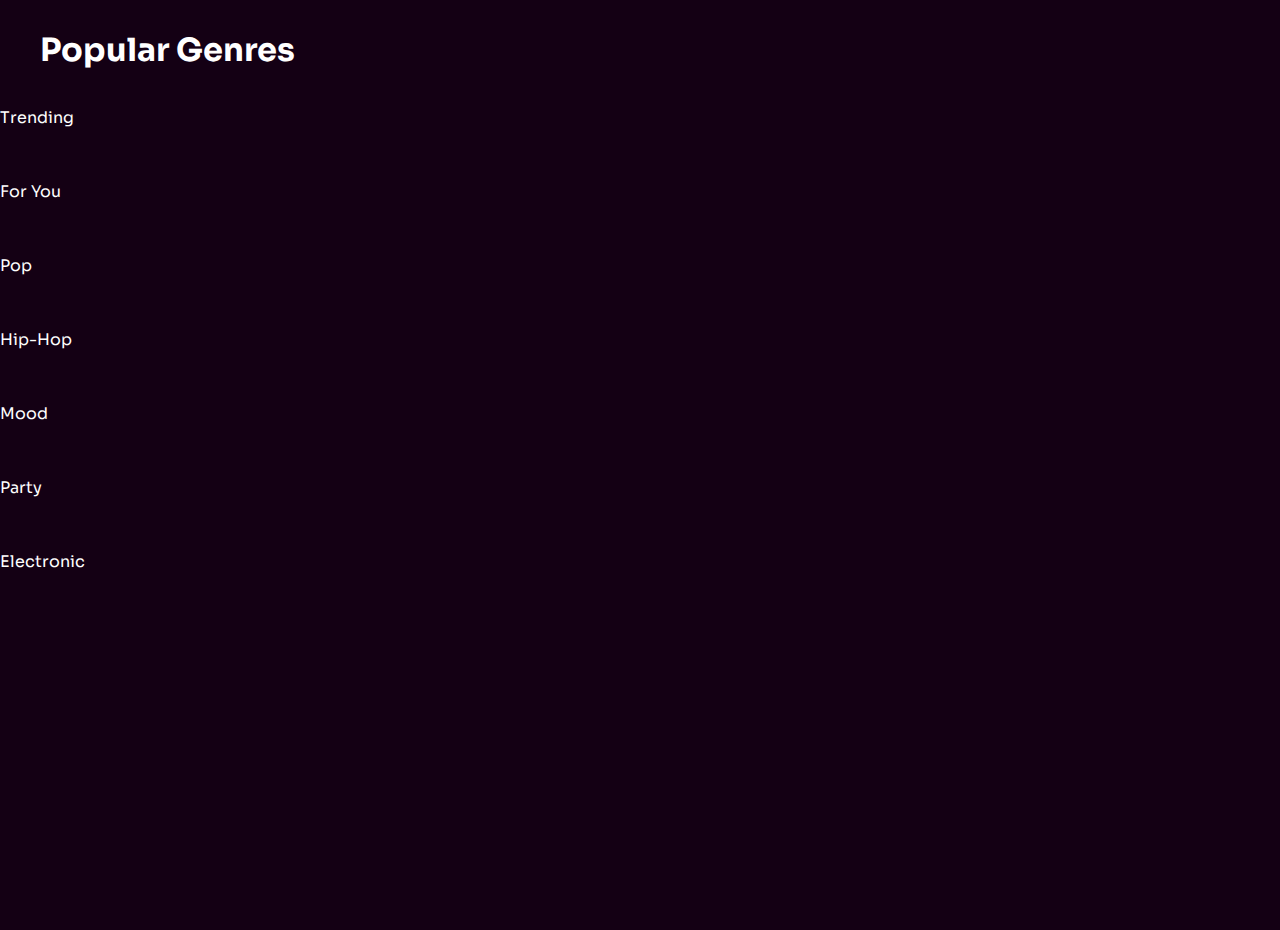
<file: genres.html>
<!DOCTYPE html>
<html lang="en">
    <head>
        <meta charset="UTF-8">
        <meta name="viewport" content="width=device-width, initial-scale=1.0">
        <title>Music Genres</title>
        <link rel="stylesheet" href="genres.css">
        <link rel="preconnect" href="https://fonts.googleapis.com">
        <link rel="preconnect" href="https://fonts.gstatic.com" crossorigin>
        <link href="https://fonts.googleapis.com/css2?family=Sora:wght@300;400;500;700;800&family=Varela+Round&display=swap" rel="stylesheet">
    </head>
    <body>
        <h1>Popular Genres</h1>
        <div class="container">
            <a href="songslist.html">
                <div class="genre" id="Trending">
                    <p>Trending</p>
                </div>
            </a>
            
            <a href="songslist.html">
                <div class="genre" id="For-You">
                    <p>For You</p>
                </div>
            </a>
            
            <a href="songslist.html">
                <div class="genre" id="Pop">
                    <p>Pop</p>
                </div>
            </a>
            
            <a href="songslist.html">
                <div class="genre" id="Hip-Hop">
                    <p>Hip-Hop</p>
                </div>
            </a>
            
            <a href="songslist.html">
                <div class="genre" id="Mood">
                    <p>Mood</p>
                </div>
            </a>
            
            <a href="songslist.html">
                <div class="genre" id="Party">
                    <p>Party</p>
                </div>
            </a>
            
            <a href="songslist.html">
                <div class="genre" id="Electronic">
                    <p>Electronic</p>
                </div>
            </a>
            

        </div>
    </body>
</html>
</file>
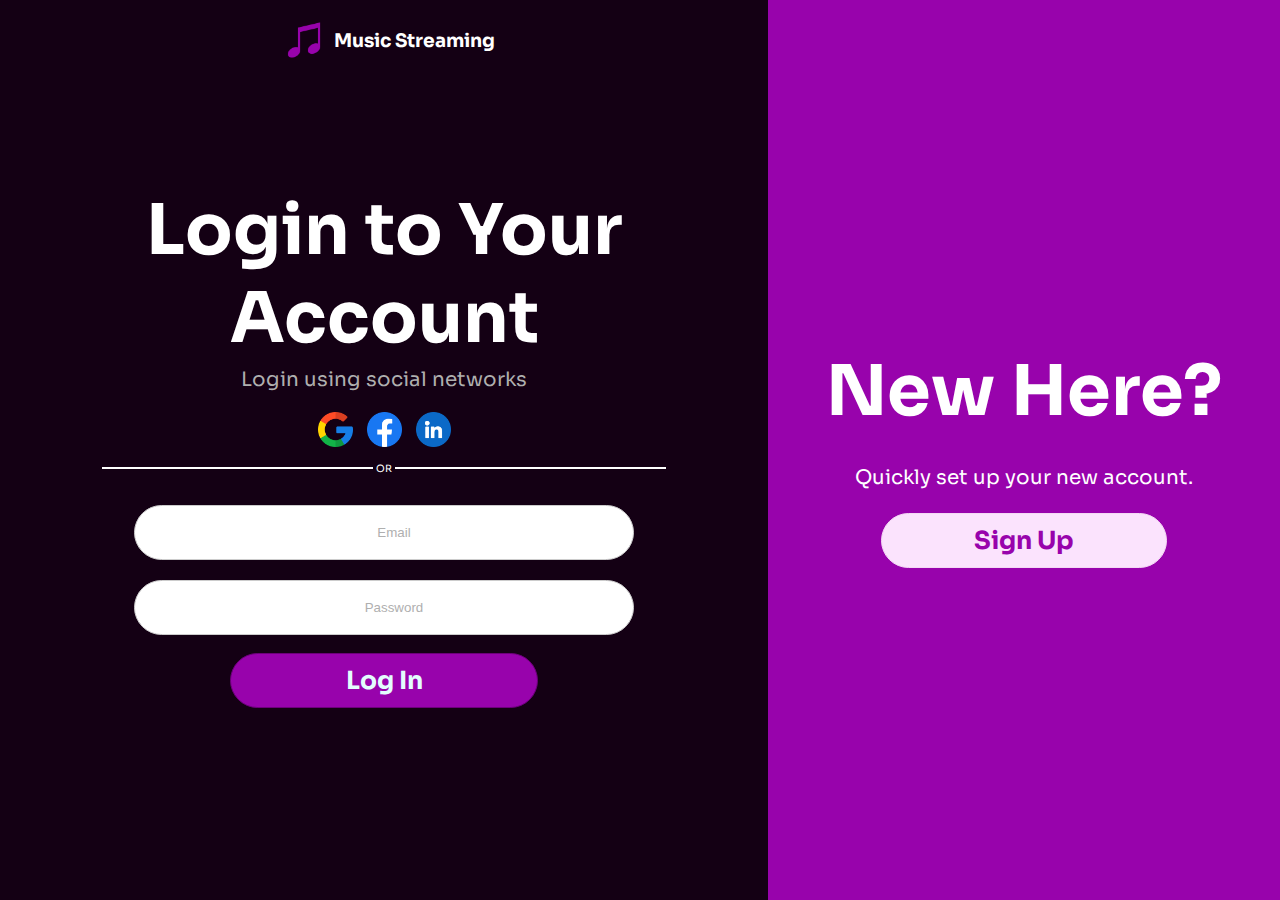
<file: loginpage.html>
<html lang="en">
    <head>
        <title>Login page</title>
        <meta charset="UTF-8">
        <meta name="viewport" content="width=device-width, initial-scale=1.0">
        <link rel="stylesheet" href="loginstyle.css">
        <link rel="preconnect" href="https://fonts.googleapis.com">
        <link rel="preconnect" href="https://fonts.gstatic.com" crossorigin>
        <link href="https://fonts.googleapis.com/css2?family=Sora:wght@300;400;500;700;800&family=Varela+Round&display=swap" rel="stylesheet">
    </head>
    <body>
        <div class="container">
            <div class="loginBlock">
                <div class="topLogin">
                    <img src="Logot/PurpleLogo.png" alt="Logo" class="logo">
                    <h3>Music Streaming</h3>
                </div>

                <div class="mainLogin">
                    <h1>Login to Your Account</h1>
                    <p>Login using social networks</p>

                    <div class="socialMediaIcons">
                        <a href=""><img src="Logot/google.png" alt="Google"></a>
                        <a href=""><img src="Logot/facebook.png" alt="Facebook"></a>
                        <a href=""><img src="Logot/linkedin.png" alt="LinkedIn"></a>
                    </div>
                    <div class="hrBreak">
                        <hr>
                        <p>OR</p>
                        <hr>
                    </div>

                    <div class="loginForm">
                        <input type="text" id="email" placeholder="Email">
                        <input type="password" id="password" placeholder="Password">
                        <a href="homepage.html"><button>Log In</button></a>
                    </div>
                </div>
                
            </div>

            <div class="signUpBlock">
                <div class="signUpMain">
                    <h1>New Here?</h1>
                    <p>Quickly set up your new account.</p>
                    <a href="signuppage.html"><button>Sign Up</button></a>
                </div>
            </div>
        </div>
        
    </body>
</html>
</file>
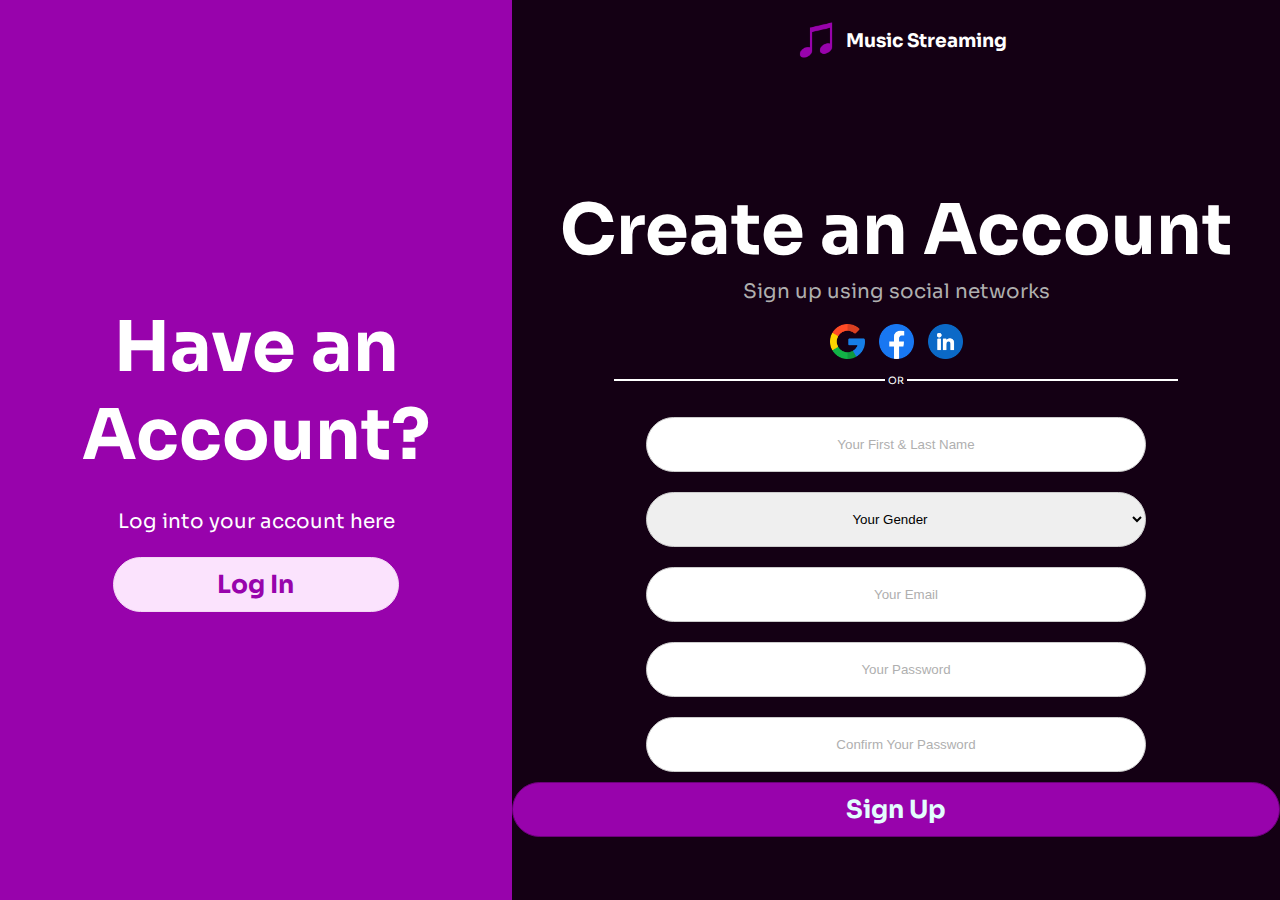
<file: signuppage.html>
<html>
    <head>
        <title>SignUp Page</title>
        <link rel="stylesheet" href="signupstyle.css">
        <link rel="preconnect" href="https://fonts.googleapis.com">
        <link rel="preconnect" href="https://fonts.gstatic.com" crossorigin>
        <link href="https://fonts.googleapis.com/css2?family=Sora:wght@300;400;500;700;800&family=Varela+Round&display=swap" rel="stylesheet">
    </head>

    <body>
        <div class="container">
            <div class="loginBlock">
                <div class="loginMain">
                    <h1>Have an Account?</h1>
                    <p>Log into your account here</p>
                    <a href="loginpage.html"><button>Log In</button></a>
                </div>
            </div>


            <div class="signUpBlock">
                <div class="topSignUp">
                    <img src="Logot/PurpleLogo.png" alt="Logo" class="logo">
                    <h3>Music Streaming</h3>
                </div>

                <div class="mainSignUp">
                    <h1>Create an Account</h1>
                    <p>Sign up using social networks</p>

                    <div class="socialMediaIcons">
                        <a href=""><img src="Logot/google.png" alt="Google"></a>
                        <a href=""><img src="Logot/facebook.png" alt="Facebook"></a>
                        <a href=""><img src="Logot/linkedin.png" alt="LinkedIn"></a>
                    </div> 

                    <div class="hrBreak">
                        <hr>
                        <p>OR</p>
                        <hr>
                    </div>

                    <form class="signUpForm" onsubmit="return validateForm()">
                        <input type="text" id="name" placeholder="Your First & Last Name" required>
                        <select required>
                            <option value="" disabled selected>Your Gender</option>
                            <option value="option1">Male</option>
                            <option value="option2">Female</option>
                        </select>
                        <input type="text" id="email" placeholder="Your Email" required>
                        <input type="password" id="password" placeholder="Your Password" required>
                        <input type="password" id="passwordConfirm" placeholder="Confirm Your Password" required>
                        <button type="submit">Sign Up</button>
                    </form>
                </div>
            </div>
        </div>
        <script src="script.js"></script>

    </body>
</html>
</file>
<file: genres.css>
html, body {
    padding: 0;
    margin: 0;
    font-family: 'Sora', sans-serif;
    height: 100%;
    background-color: #140014;
}

h1 {
    color: white;
    margin: 30px 0 0px 40px;
}


.genres-container {
    display: flex;
    flex-direction: row;
    flex-wrap: wrap;
    justify-content: flex-start;
    align-content: flex-start;
    color: white;
    height: 100%;
    margin: 0;
    padding: 20px;
}

a {
    text-decoration: none;
    color: white;
    width: 225px;
    height: 225px;
    padding: 0;
    margin: 15px;
}

.genres-genre {
    display: flex;
    flex-direction: column;
    background-color: #837f83;
    width: 100%;
    height: 100%;
    border-radius: 10px;
}

.genres-genre p {
    padding-left: 7%;
    padding-top: 2%;
    font-size: 25px;
    font-weight: 600;
    margin: 20px 0 0 0;
}

#genres-Trending {
    background-color: rgb(253, 4, 25);
}
#genres-For-You {
    background-color: rgb(22, 194, 6);
}
#genres-Pop {
    background-color: rgb(4, 162, 253);
}
#genres-Hip-Hop {
    background-color: rgb(255, 102, 0)
}
#genres-Mood {
    background-color: rgb(52, 9, 102);
}
#genres-Party {
    background-color: rgb(255, 105, 175)
}
#genres-Electronic {
    background-color: magenta;
}
</file>
<file: loginstyle.css>
body, html{
    margin: 0;
    padding: 0;
    height: auto;
    /* font-family: 'Varela Round', sans-serif;  More playful Font*/ 
    font-family: 'Sora', sans-serif; /*Harsher font*/
}

@media (max-width: 1000px) {
    .container {
        display: flex;
        flex-direction: column;
        height: auto;
        width: 100%;
    }

    .container .loginBlock {
        width: 100%;
        height: 100%;
    }
    .container .signUpBlock {
        width: 100%;
        height: 100%;
        padding: 30% 0;
        
    }
}
.container {
    display: flex;
    height: 100%;
    padding:0;
    margin:0;
}
.loginBlock {
    background: #140014;
    width: 60%;
    height: auto;
    text-align: center;
    padding: 0;
    margin: 0;
}

.topLogin {
    display: flex;
    justify-content: center;
    margin-top: 10px
}

.mainLogin {
    margin-top: 15%;
    margin-bottom: 30%;
}
.mainLogin p {
    margin-top: 5px;
    margin-bottom: 20px;
    color:rgb(175, 175, 175);
    font-size: 20px;
}

h1 {
    font-size: 70px;
}

.mainLogin h1 {
    color: white;
    margin: 0;
}

.topLogin h3 {
    color: white;
}

.hrBreak {
    margin-top: 10px;
    display: flex;
    justify-content: center;
    align-items: center;
}

.hrBreak hr {
    height: 0px;
    width: 35%;
    margin: 0 3px;
    border: 0.5px solid #ffffff;
}
.hrBreak p {
    margin: 0;
    color: #ffffff;
    font-size: 10px;
}

.loginForm {
    display: flex;
    flex-direction: column;
    align-items: center;
    margin: 20px 0px;
}

.loginForm input {
    width: 65%;
    height: 55px;
    margin: 10px;
    border: solid 1px #ccc;
    border-radius: 30px;
    text-align: center;
}

.loginForm button {
    width: 100%;
    height: 55px;
    border: solid 1px #6c007a;
    border-radius: 30px;
    background-color: #9803ac;
    color: #E3FDFD;
    font-size: 25px;
    font-weight: bold;
    font-family: 'Sora', sans-serif;
}

.loginForm button:hover {
    width: 100%;
    height: 55px;
    border: solid 1px #6c007a;
    border-radius: 30px;
    background-color: white;
    color: #9803ac;
    font-size: 25px;
    font-weight: bold;
    font-family: 'Sora', sans-serif;
}

#email::placeholder {
    color: #afafaf;
    font-style: bold;
    text-align: center;
    padding-left: 20px;
}
#password::placeholder {
    color: #afafaf;
    font-style: bold;
    text-align: center;
    padding-left: 20px;
}

.logo {
    width:40px;
    height: 40px;
    padding: 10px;
}
.socialMediaIcons img {
    width: 35px;
    margin: 0;
    padding: 0 5px;
}

.signUpBlock {
    background-color: #9803ac;
    width: 40%;
    display:flex;
    justify-content: center;
    align-items: center;
    padding:0;
    margin:0;
    height: auto;
}
.signUpMain {
    display: flex;
    flex-direction: column;
    justify-content: center;
    align-items: center;
    text-align: center;
    width: 80%
}
.signUpMain h1 {
    color: #ffffff;
    margin: 15px 0;
}
.signUpMain p {
    color: #ffffff;
    font-size: 20px;
    margin: 15px 0;
}

.signupMain button {
    width: 100%;
    height: 55px;
    border: solid 1px #f4d8f5;
    border-radius: 30px;
    background-color: #fbe3fd;
    color: #9803ac;
    font-size: 25px;
    font-weight: bold;
    font-family: 'Sora', sans-serif;
}

.signupMain button:hover {
    width: 100%;
    height: 55px;
    border: solid 1px #f4d8f5;
    border-radius: 30px;
    background-color: #9803ac;
    color: white;
    font-size: 25px;
    font-weight: bold;
    font-family: 'Sora', sans-serif;
}

.loginForm a{
    margin-top: 8px;
    padding: 0;
    width: 40%;
    border-radius: 30px;
}

.signUpMain a{
    margin-top: 8px;
    padding: 0;
    width: 70%;
    border-radius: 30px;
}
</file>
<file: signupstyle.css>
body, html {
    margin: 0;
    padding: 0;
    height: 100%;
    font-family: 'Sora', sans-serif;
}

@media (max-width: 1000px) {
    .container {
        display: flex;
        flex-direction: column;
        height: auto;
        width: 100%;
    }

    .container .loginBlock {
        width: 100%;
        height: auto;
        order: 2;
        padding: 30% 0;
    }
    .container .signUpBlock {
        width: 100%;
        height: auto;
    }
}

h1 {
    font-size: 70px;
}

.container {
    display: flex;
    height: 100%;
    padding: 0;
    margin: 0;
}

.loginBlock {
    background-color: #9803ac;
    width: 40%;
    height: auto;
    padding: 0;
    margin: 0;
}

.signUpBlock {
    background-color: #140014;
    width:60%;
    text-align: center;
    padding: 0;
    margin: 0;
    height: auto;
}

.topSignUp {
    display:flex;
    justify-content: center;
    margin-top: 10px;
}

.logo {
    width: 40px;
    height: 40px;
    padding: 10px;
}

.topSignUp h3 {
    color: white;
}


.mainSignUp { /* SUBJECT TO CHANGE*/
    margin-top: 15%;
    margin-bottom: 30px;
}

.mainSignUp h1 {
    color: white;
    margin: 0;
}

.mainSignUp p {
    margin-top: 5px;
    margin-bottom: 20px;
    color: rgb(175, 175, 175);
    font-size: 20px;
}

.socialMediaIcons img {
    width: 35px;
    height: 35px;
    margin: 0;
    padding: 0 5px;
}

.hrBreak {
    margin-top: 10px;
    display: flex;
    justify-content: center;
    align-items: center;
}

.hrBreak hr {
    height: 0px;
    width: 35%;
    margin: 0 3px;
    border: 0.5px solid #ffffff;
}

.hrBreak p {
    margin: 0;
    color: #ffffff;
    font-size: 10px;
}

.signUpForm {
    display: flex;
    flex-direction: column;
    align-items: center;
    margin: 20px 0px;
}

.signUpForm input, select{
    width: 65%;
    height: 55px;
    margin: 10px;
    border: solid 1px #ccc;
    border-radius: 30px;
    text-align: center;
}

select {
    color: black;
}

.signUpForm button {
    width: 100%;
    height: 55px;
    border: solid 1px #6c007a;
    border-radius: 30px;
    background-color: #9803ac;
    color: #E3FDFD;
    font-size: 25px;
    font-weight: bold;
    font-family: 'Sora', sans-serif;
}

.signUpForm button:hover {
    width: 100%;
    height: 55px;
    border: solid 1px #6c007a;
    border-radius: 30px;
    background-color: white;
    color: #9803ac;
    font-size: 25px;
    font-weight: bold;
    font-family: 'Sora', sans-serif;
}

#email::placeholder {
    color: #afafaf;
    font-style: bold;
    text-align: center;
    padding-left: 20px;
}
#name::placeholder {
    color: #afafaf;
    font-style: bold;
    text-align: center;
    padding-left: 20px;
}
#password::placeholder {
    color: #afafaf;
    font-style: bold;
    text-align: center;
    padding-left: 20px;
}
#passwordConfirm::placeholder {
    color: #afafaf;
    font-style: bold;
    text-align: center;
    padding-left: 20px;
}

#option::placeholder {
    color: #afafaf;
    font-style: bold;
    text-align: center;
    padding-left: 20px;
}
 
.loginBlock {
    background-color: #9803ac;
    width: 40%;
    display:flex;
    justify-content: center;
    align-items: center;
    padding:0;
    margin:0;
}
.loginMain {
    display: flex;
    flex-direction: column;
    justify-content: center;
    align-items: center;
    text-align: center;
    width: 80%
}
.loginMain h1 {
    color: #ffffff;
    margin: 15px 0;
}
.loginMain p {
    color: #ffffff;
    font-size: 20px;
    margin: 15px 0;
}

.loginMain button {

    width: 100%;
    height: 55px;
    border: solid 1px #f4d8f5;
    border-radius: 30px;
    background-color: #fbe3fd;
    color: #9803ac;
    font-size: 25px;
    font-weight: bold;
    font-family: 'Sora', sans-serif;
}

.loginMain button:hover {
    width: 100%;
    height: 55px;
    border: solid 1px #f4d8f5;
    border-radius: 30px;
    background-color: #9803ac;
    color: white;
    font-size: 25px;
    font-weight: bold;
    font-family: 'Sora', sans-serif;
}

.signUpForm a{
    margin-top: 8px;
    padding: 0;
    width: 40%;
    border-radius: 30px;
}

.loginMain a{
    margin-top: 8px;
    padding: 0;
    width: 70%;
    border-radius: 30px;
}
</file>
